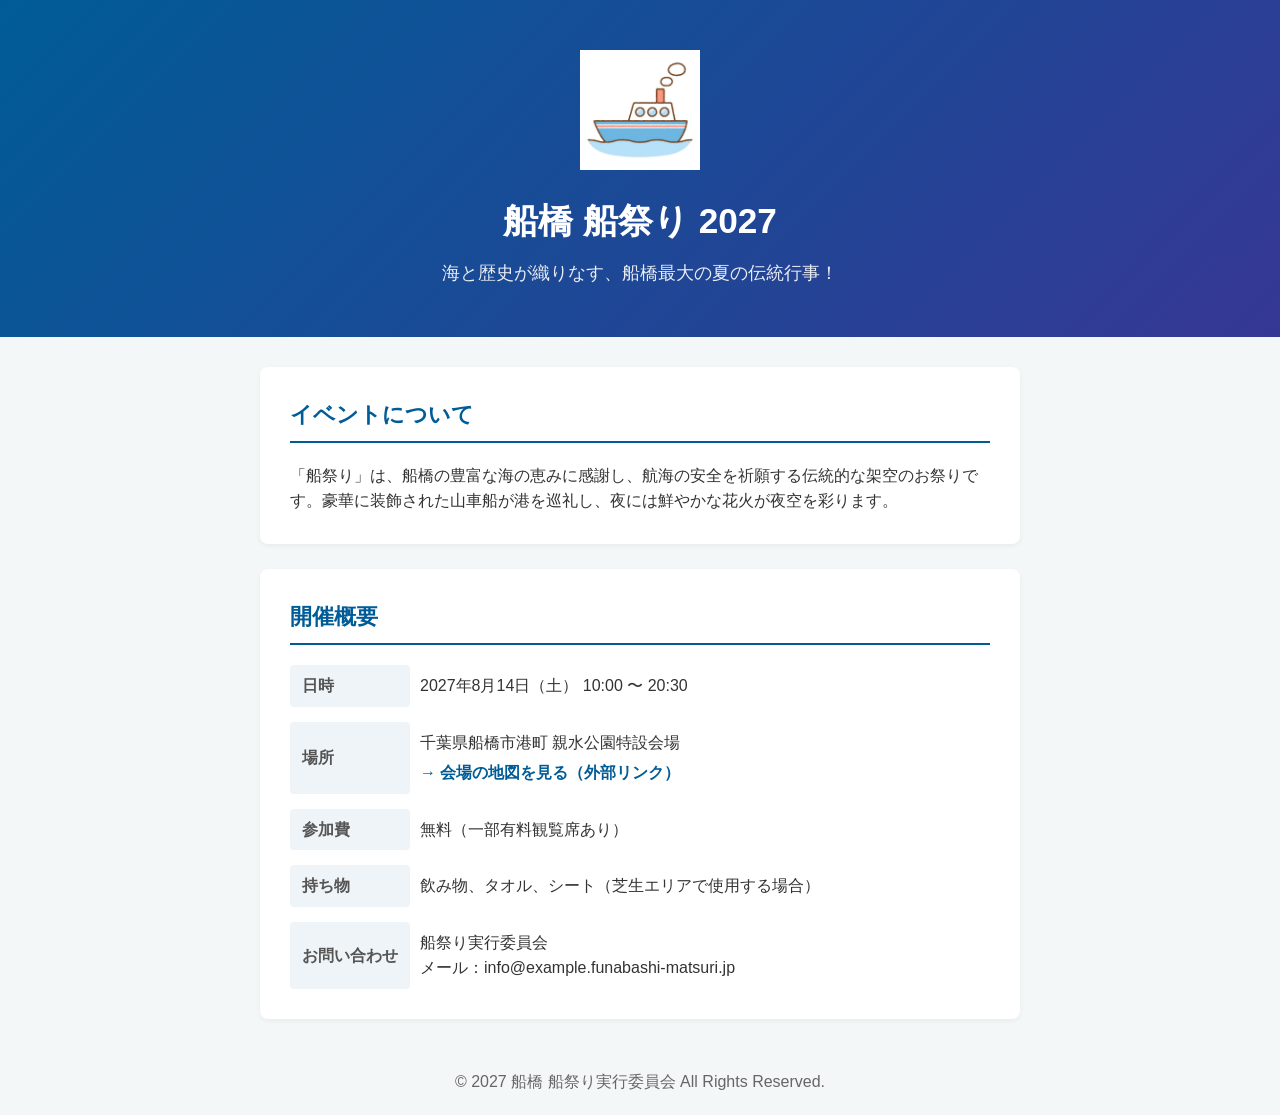
<file: index.html>
<!DOCTYPE html>
<html lang="ja">
<head>
  <meta charset="UTF-8">
  <meta name="viewport" content="width=device-width, initial-scale=1.0">
  <title>船橋 船祭り 2027</title>
  <link rel="stylesheet" href="style.css">
</head>
<body>

  <!-- ヘッダー（タイトル・概要） -->
  <header class="hero">
    <img src="images/ship.jpeg" alt="船のイラスト" class="hero-img">
    <h1>船橋 船祭り 2027</h1>
    <p class="tagline">海と歴史が織りなす、船橋最大の夏の伝統行事！</p>
  </header>

  <!-- メインコンテンツ -->
  <main class="container">
    
    <!-- 概要 -->
    <section class="description">
      <h2>イベントについて</h2>
      <p>「船祭り」は、船橋の豊富な海の恵みに感謝し、航海の安全を祈願する伝統的な架空のお祭りです。豪華に装飾された山車船が港を巡礼し、夜には鮮やかな花火が夜空を彩ります。</p>
    </section>

    <!-- 開催情報一覧 -->
    <section class="info-section">
      <h2>開催概要</h2>
      <dl class="info-list">
        <dt>日時</dt>
        <dd>2027年8月14日（土） 10:00 〜 20:30</dd>

        <dt>場所</dt>
        <dd>
          千葉県船橋市港町 親水公園特設会場<br>
          <a href="https://maps.app.goo.gl/s3jmBM3paq7dRacZ9" class="map-link" target="_blank" rel="noopener">→ 会場の地図を見る（外部リンク）</a>
        </dd>

        <dt>参加費</dt>
        <dd>無料（一部有料観覧席あり）</dd>

        <dt>持ち物</dt>
        <dd>飲み物、タオル、シート（芝生エリアで使用する場合）</dd>

        <dt>お問い合わせ</dt>
        <dd>船祭り実行委員会<br>メール：info@example.funabashi-matsuri.jp</dd>
      </dl>
    </section>

  </main>

  <!-- フッター -->
  <footer>
    <p>&copy; 2027 船橋 船祭り実行委員会 All Rights Reserved.</p>
  </footer>

</body>
</html>
</file>
<file: style.css>
/* デザインの共通設定 */
* {
  box-sizing: border-box;
  margin: 0;
  padding: 0;
}

body {
  font-family: "Helvetica Neue", Arial, "Hiragino Kaku Gothic ProN", "Hiragino Sans", sans-serif;
  line-height: 1.6;
  color: #333;
  background-color: #f4f7f8;
}

/* ヘッダーデザイン */
.hero {
  background: linear-gradient(135deg, #005c97, #363795);
  color: #ffffff;
  text-align: center;
  padding: 50px 20px;
}

.hero h1 {
  font-size: 2.2rem;
  margin-bottom: 10px;
}

.hero .tagline {
  font-size: 1.1rem;
  opacity: 0.9;
}

/* メインコンテンツのレイアウト */
.container {
  max-width: 800px;
  margin: 30px auto;
  padding: 0 20px;
}

section {
  background: #ffffff;
  padding: 30px;
  border-radius: 8px;
  margin-bottom: 25px;
  box-shadow: 0 2px 5px rgba(0,0,0,0.05);
}

h2 {
  font-size: 1.4rem;
  color: #005c97;
  border-bottom: 2px solid #005c97;
  padding-bottom: 8px;
  margin-bottom: 20px;
}

/* 開催情報の表風レイアウト */
.info-list {
  display: grid;
  grid-template-columns: 120px 1fr;
  row-gap: 15px;
  column-gap: 10px;
}

.info-list dt {
  font-weight: bold;
  color: #555;
  background-color: #eef4f8;
  padding: 8px 12px;
  border-radius: 4px;
  display: flex;
  align-items: center;
}

.info-list dd {
  padding: 8px 0;
}

/* 地図リンクのスタイリング */
.map-link {
  display: inline-block;
  margin-top: 5px;
  color: #005c97;
  font-weight: bold;
  text-decoration: none;
}

.map-link:hover {
  text-decoration: underline;
}

/* フッター */
footer {
  text-align: center;
  padding: 20px;
  color: #666;
}

/* スマホ表示向けの調整（画面幅600px以下） */
@media (max-width: 600px) {
  .info-list {
    grid-template-columns: 1fr;
    row-gap: 5px;
  }
  
  .info-list dt {
    margin-top: 10px;
  }
  
  .info-list dd {
    padding-left: 5px;
  }
}

/* ヘッダー画像のスタイル追加 */
.hero-img {
  width: 120px;         /* 画像の横幅（お好みで調整してください） */
  height: auto;        /* 縦横比を維持 */
  margin-bottom: 15px; /* タイトルとの間の余白 */
}
</file>
<file: src/style.css>
/* デザインの共通設定 */
* {
  box-sizing: border-box;
  margin: 0;
  padding: 0;
}

body {
  font-family: "Helvetica Neue", Arial, "Hiragino Kaku Gothic ProN", "Hiragino Sans", sans-serif;
  line-height: 1.6;
  color: #333;
  background-color: #f4f7f8;
}

/* ヘッダーデザイン */
.hero {
  background: linear-gradient(135deg, #005c97, #363795);
  color: #ffffff;
  text-align: center;
  padding: 50px 20px;
}

.hero h1 {
  font-size: 2.2rem;
  margin-bottom: 10px;
}

.hero .tagline {
  font-size: 1.1rem;
  opacity: 0.9;
}

/* メインコンテンツのレイアウト */
.container {
  max-width: 800px;
  margin: 30px auto;
  padding: 0 20px;
}

section {
  background: #ffffff;
  padding: 30px;
  border-radius: 8px;
  margin-bottom: 25px;
  box-shadow: 0 2px 5px rgba(0,0,0,0.05);
}

h2 {
  font-size: 1.4rem;
  color: #005c97;
  border-bottom: 2px solid #005c97;
  padding-bottom: 8px;
  margin-bottom: 20px;
}

/* 開催情報の表風レイアウト */
.info-list {
  display: grid;
  grid-template-columns: 120px 1fr;
  row-gap: 15px;
  column-gap: 10px;
}

.info-list dt {
  font-weight: bold;
  color: #555;
  background-color: #eef4f8;
  padding: 8px 12px;
  border-radius: 4px;
  display: flex;
  align-items: center;
}

.info-list dd {
  padding: 8px 0;
}

/* 地図リンクのスタイリング */
.map-link {
  display: inline-block;
  margin-top: 5px;
  color: #005c97;
  font-weight: bold;
  text-decoration: none;
}

.map-link:hover {
  text-decoration: underline;
}

/* フッター */
footer {
  text-align: center;
  padding: 20px;
  color: #666;
}

/* スマホ表示向けの調整（画面幅600px以下） */
@media (max-width: 600px) {
  .info-list {
    grid-template-columns: 1fr;
    row-gap: 5px;
  }
  
  .info-list dt {
    margin-top: 10px;
  }
  
  .info-list dd {
    padding-left: 5px;
  }
}

/* ヘッダー画像のスタイル追加 */
.hero-img {
  width: 120px;         /* 画像の横幅（お好みで調整してください） */
  height: auto;        /* 縦横比を維持 */
  margin-bottom: 15px; /* タイトルとの間の余白 */
}
</file>
